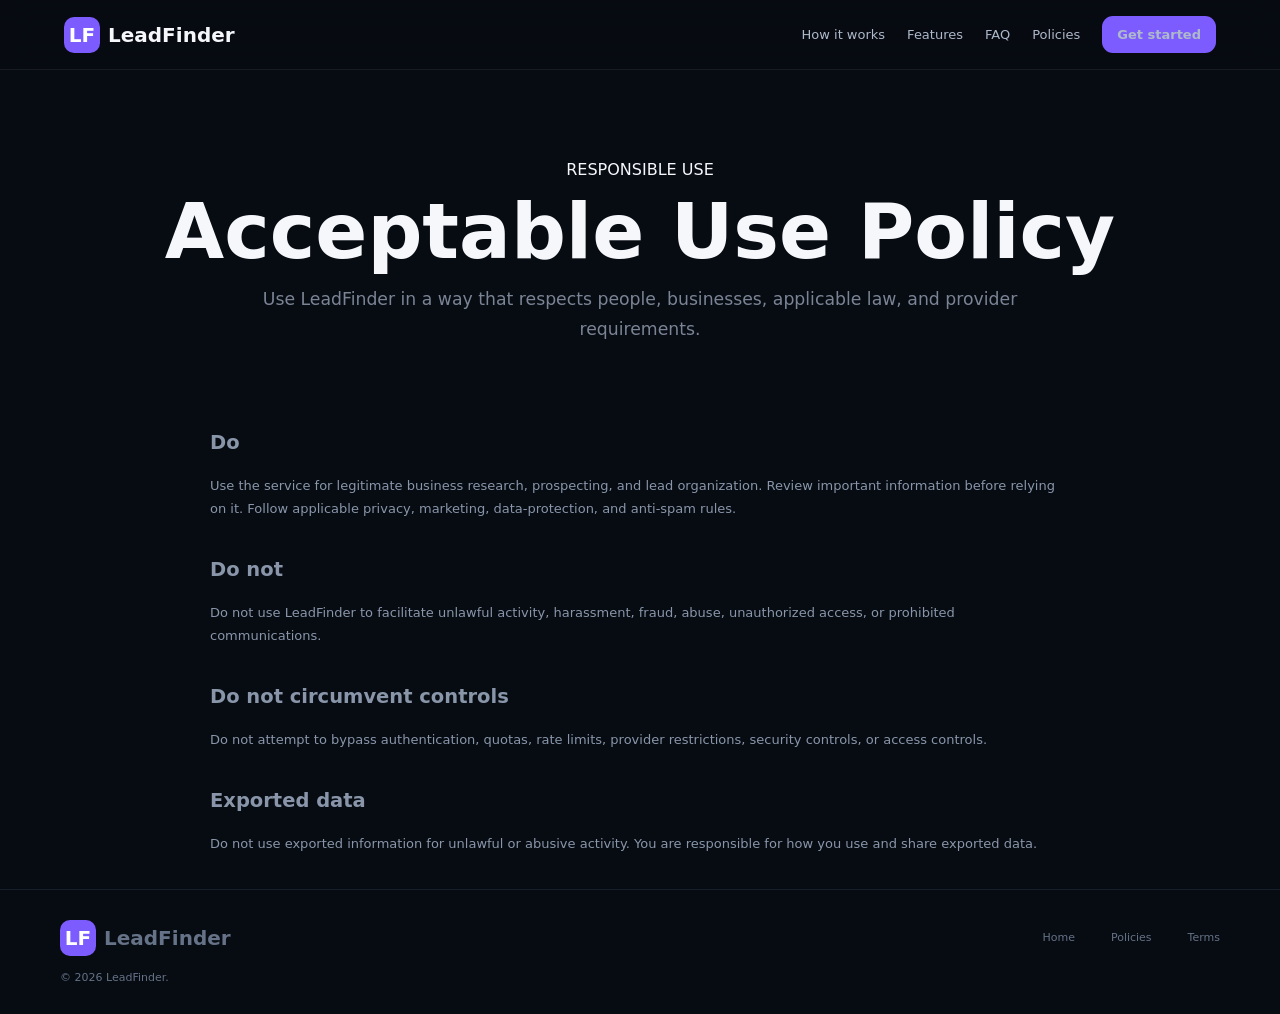
<file: acceptable-use.html>
<!doctype html><html lang="en"><head><meta charset="utf-8"><meta name="viewport" content="width=device-width,initial-scale=1"><title>Acceptable Use | LeadFinder</title><meta name="description" content="LeadFinder Acceptable Use Policy."><link rel="stylesheet" href="./styles.css"></head><body><div class="landing"><nav class="landing-nav"><a href="./" class="brand"><span class="brand-mark">LF</span><span>LeadFinder</span></a><div class="nav-links"><a href="./how-it-works.html">How it works</a><a href="./features.html">Features</a><a href="./faq.html">FAQ</a><a href="./policies.html">Policies</a><a href="./index.html#signup" class="primary">Get started</a></div></nav><main class="policy-page"><header class="page-hero"><span class="eyebrow">RESPONSIBLE USE</span><h1>Acceptable Use Policy</h1><p>Use LeadFinder in a way that respects people, businesses, applicable law, and provider requirements.</p></header><section class="landing-section policy-copy"><h2>Do</h2><p>Use the service for legitimate business research, prospecting, and lead organization. Review important information before relying on it. Follow applicable privacy, marketing, data-protection, and anti-spam rules.</p><h2>Do not</h2><p>Do not use LeadFinder to facilitate unlawful activity, harassment, fraud, abuse, unauthorized access, or prohibited communications.</p><h2>Do not circumvent controls</h2><p>Do not attempt to bypass authentication, quotas, rate limits, provider restrictions, security controls, or access controls.</p><h2>Exported data</h2><p>Do not use exported information for unlawful or abusive activity. You are responsible for how you use and share exported data.</p></section></main><footer class="landing-footer"><div class="brand"><span class="brand-mark">LF</span><span>LeadFinder</span></div><div><a href="./">Home</a><a href="./policies.html">Policies</a><a href="./terms.html">Terms</a></div><p>© 2026 LeadFinder.</p></footer></div></body></html>
</file>
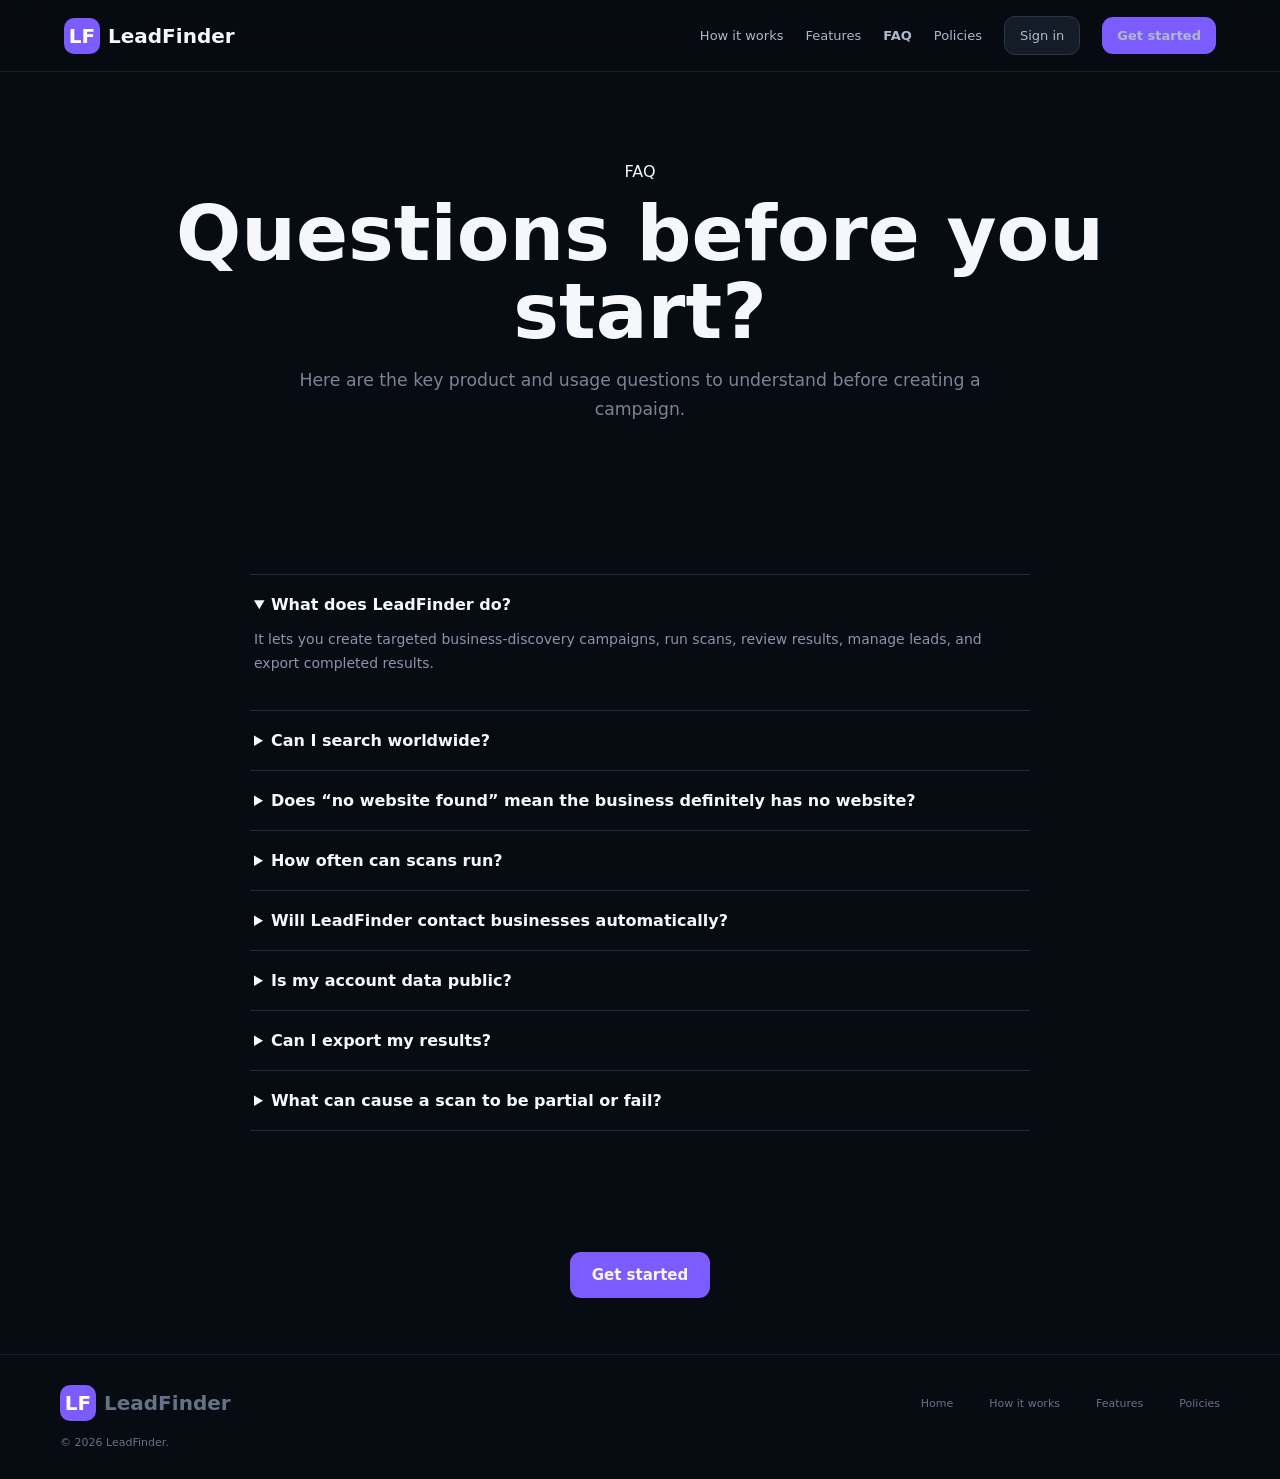
<file: faq.html>
<!doctype html><html lang="en"><head><meta charset="utf-8"><meta name="viewport" content="width=device-width,initial-scale=1"><title>FAQ | LeadFinder</title><meta name="description" content="Frequently asked questions about LeadFinder."><link rel="stylesheet" href="./styles.css"></head><body><div class="landing">
<nav class="landing-nav"><a href="./" class="brand"><span class="brand-mark">LF</span><span>LeadFinder</span></a><div class="nav-links"><a href="./how-it-works.html">How it works</a><a href="./features.html">Features</a><a href="./faq.html" aria-current="page">FAQ</a><a href="./policies.html">Policies</a><a href="./index.html#login" class="ghost">Sign in</a><a href="./index.html#signup" class="primary">Get started</a></div></nav>
<header class="page-hero"><span class="eyebrow">FAQ</span><h1>Questions before you start?</h1><p>Here are the key product and usage questions to understand before creating a campaign.</p></header>
<section class="landing-section faq-section"><div class="faq-list">
<details open><summary>What does LeadFinder do?</summary><p>It lets you create targeted business-discovery campaigns, run scans, review results, manage leads, and export completed results.</p></details>
<details><summary>Can I search worldwide?</summary><p>Yes. Campaigns can be configured as worldwide or narrowed to selected countries, regions/states, and cities. Actual coverage depends on discovery providers, available data, quotas, and service availability.</p></details>
<details><summary>Does “no website found” mean the business definitely has no website?</summary><p>No. It is a discovery/verification result, not a guarantee. Results can be incomplete or outdated, so important prospects should be checked before outreach.</p></details>
<details><summary>How often can scans run?</summary><p>You can configure a campaign schedule. Actual execution can be affected by provider quotas, API availability, rate limits, errors, and account configuration.</p></details>
<details><summary>Will LeadFinder contact businesses automatically?</summary><p>The current product is focused on discovery, organization, exports, and notifications about scans. You remain responsible for deciding if, when, and how to contact a business.</p></details>
<details><summary>Is my account data public?</summary><p>Your account and campaign data are protected by authentication and database access controls. Avoid putting unnecessary sensitive information into campaign fields or exported files.</p></details>
<details><summary>Can I export my results?</summary><p>Yes. Completed scans can generate CSV exports that are available from the dashboard when the export process succeeds.</p></details>
<details><summary>What can cause a scan to be partial or fail?</summary><p>Provider quotas, rate limits, API outages, network errors, invalid configuration, or other service conditions can interrupt a scan.</p></details>
</div></section>
<div class="center-action"><a class="primary large" href="./index.html#signup">Get started</a></div>
<footer class="landing-footer"><div class="brand"><span class="brand-mark">LF</span><span>LeadFinder</span></div><div><a href="./">Home</a><a href="./how-it-works.html">How it works</a><a href="./features.html">Features</a><a href="./policies.html">Policies</a></div><p>© 2026 LeadFinder.</p></footer></div></body></html>
</file>
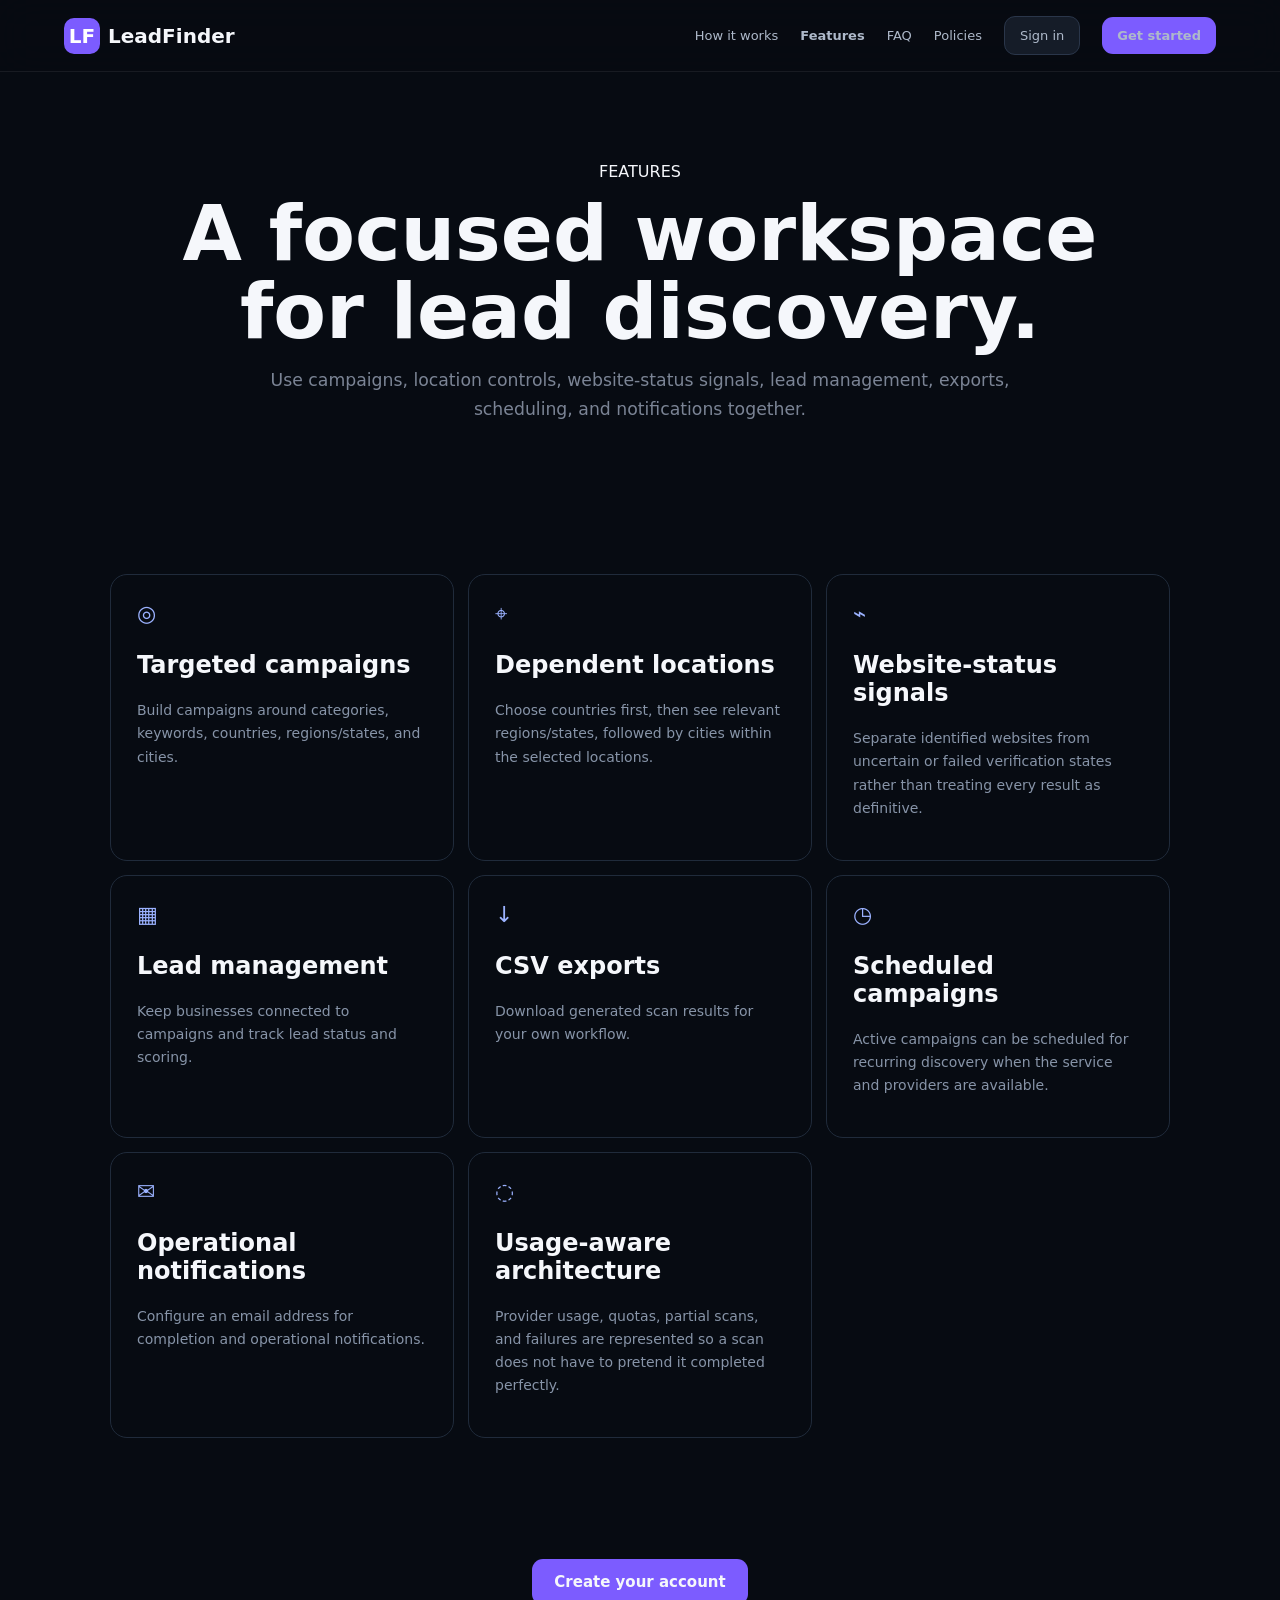
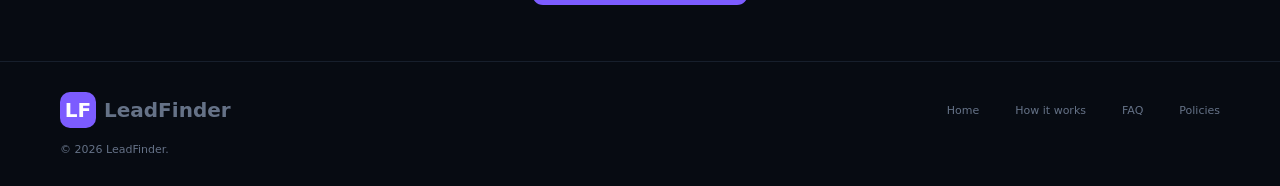
<file: features.html>
<!doctype html><html lang="en"><head><meta charset="utf-8"><meta name="viewport" content="width=device-width,initial-scale=1"><title>Features | LeadFinder</title><meta name="description" content="Explore LeadFinder features for business lead discovery."><link rel="stylesheet" href="./styles.css"></head><body><div class="landing">
<nav class="landing-nav"><a href="./" class="brand"><span class="brand-mark">LF</span><span>LeadFinder</span></a><div class="nav-links"><a href="./how-it-works.html">How it works</a><a href="./features.html" aria-current="page">Features</a><a href="./faq.html">FAQ</a><a href="./policies.html">Policies</a><a href="./index.html#login" class="ghost">Sign in</a><a href="./index.html#signup" class="primary">Get started</a></div></nav>
<header class="page-hero"><span class="eyebrow">FEATURES</span><h1>A focused workspace for lead discovery.</h1><p>Use campaigns, location controls, website-status signals, lead management, exports, scheduling, and notifications together.</p></header>
<section class="landing-section"><div class="feature-grid"><article><div class="feature-icon">◎</div><h2>Targeted campaigns</h2><p>Build campaigns around categories, keywords, countries, regions/states, and cities.</p></article><article><div class="feature-icon">⌖</div><h2>Dependent locations</h2><p>Choose countries first, then see relevant regions/states, followed by cities within the selected locations.</p></article><article><div class="feature-icon">⌁</div><h2>Website-status signals</h2><p>Separate identified websites from uncertain or failed verification states rather than treating every result as definitive.</p></article><article><div class="feature-icon">▦</div><h2>Lead management</h2><p>Keep businesses connected to campaigns and track lead status and scoring.</p></article><article><div class="feature-icon">↓</div><h2>CSV exports</h2><p>Download generated scan results for your own workflow.</p></article><article><div class="feature-icon">◷</div><h2>Scheduled campaigns</h2><p>Active campaigns can be scheduled for recurring discovery when the service and providers are available.</p></article><article><div class="feature-icon">✉</div><h2>Operational notifications</h2><p>Configure an email address for completion and operational notifications.</p></article><article><div class="feature-icon">◌</div><h2>Usage-aware architecture</h2><p>Provider usage, quotas, partial scans, and failures are represented so a scan does not have to pretend it completed perfectly.</p></article></div></section>
<div class="center-action"><a class="primary large" href="./index.html#signup">Create your account</a></div>
<footer class="landing-footer"><div class="brand"><span class="brand-mark">LF</span><span>LeadFinder</span></div><div><a href="./">Home</a><a href="./how-it-works.html">How it works</a><a href="./faq.html">FAQ</a><a href="./policies.html">Policies</a></div><p>© 2026 LeadFinder.</p></footer></div></body></html>
</file>
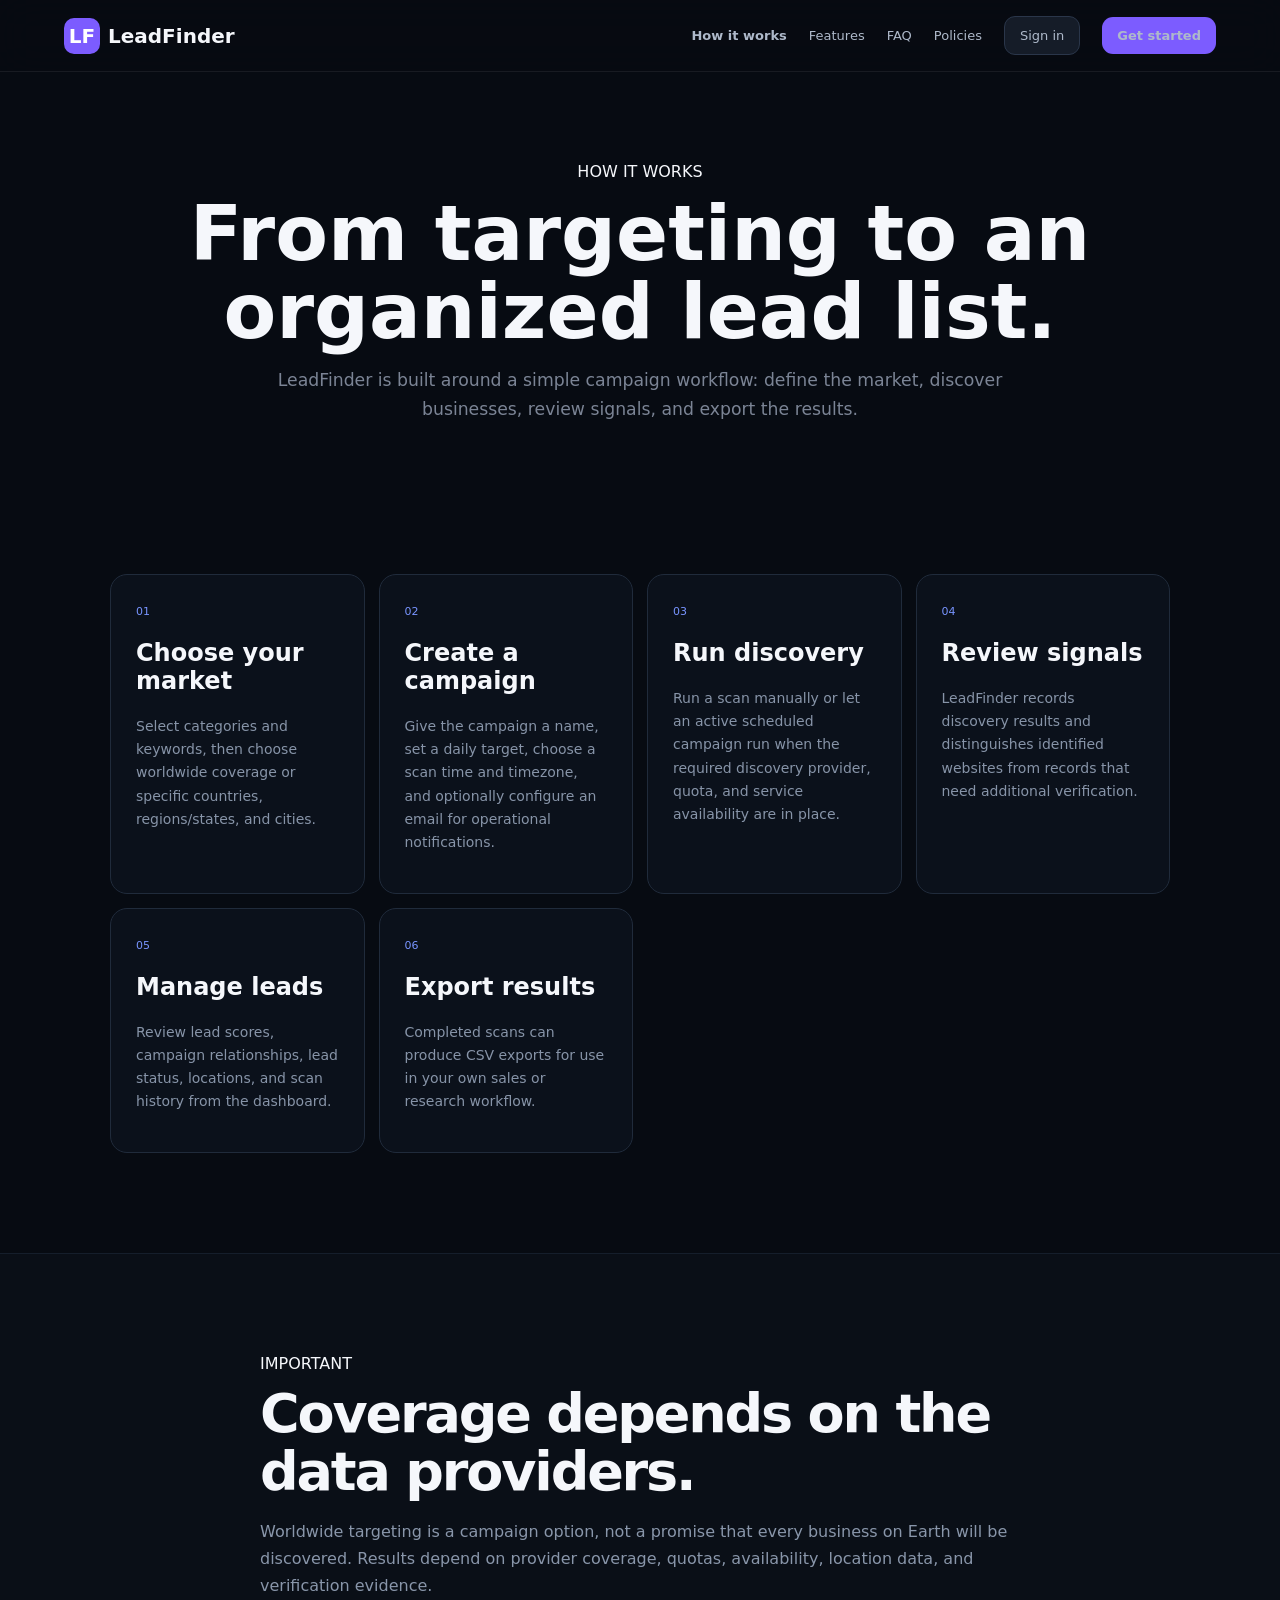
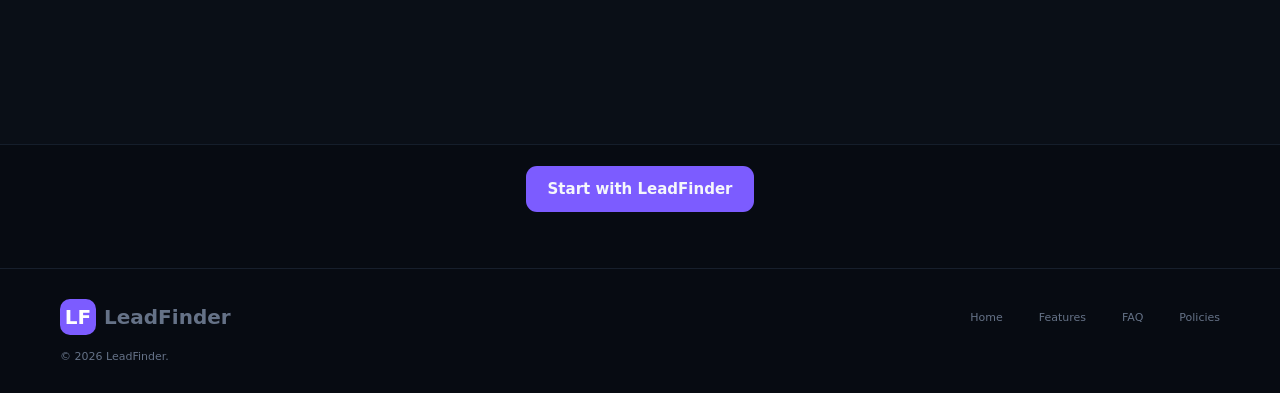
<file: how-it-works.html>
<!doctype html><html lang="en"><head><meta charset="utf-8"><meta name="viewport" content="width=device-width,initial-scale=1"><title>How It Works | LeadFinder</title><meta name="description" content="Learn how LeadFinder campaigns work."><link rel="stylesheet" href="./styles.css"></head><body><div class="landing">
<nav class="landing-nav"><a href="./" class="brand"><span class="brand-mark">LF</span><span>LeadFinder</span></a><div class="nav-links"><a href="./how-it-works.html" aria-current="page">How it works</a><a href="./features.html">Features</a><a href="./faq.html">FAQ</a><a href="./policies.html">Policies</a><a href="./index.html#login" class="ghost">Sign in</a><a href="./index.html#signup" class="primary">Get started</a></div></nav>
<header class="page-hero"><span class="eyebrow">HOW IT WORKS</span><h1>From targeting to an organized lead list.</h1><p>LeadFinder is built around a simple campaign workflow: define the market, discover businesses, review signals, and export the results.</p></header>
<section class="landing-section"><div class="steps-grid"><article class="feature-card"><span class="step-number">01</span><h2>Choose your market</h2><p>Select categories and keywords, then choose worldwide coverage or specific countries, regions/states, and cities.</p></article><article class="feature-card"><span class="step-number">02</span><h2>Create a campaign</h2><p>Give the campaign a name, set a daily target, choose a scan time and timezone, and optionally configure an email for operational notifications.</p></article><article class="feature-card"><span class="step-number">03</span><h2>Run discovery</h2><p>Run a scan manually or let an active scheduled campaign run when the required discovery provider, quota, and service availability are in place.</p></article><article class="feature-card"><span class="step-number">04</span><h2>Review signals</h2><p>LeadFinder records discovery results and distinguishes identified websites from records that need additional verification.</p></article><article class="feature-card"><span class="step-number">05</span><h2>Manage leads</h2><p>Review lead scores, campaign relationships, lead status, locations, and scan history from the dashboard.</p></article><article class="feature-card"><span class="step-number">06</span><h2>Export results</h2><p>Completed scans can produce CSV exports for use in your own sales or research workflow.</p></article></div></section>
<section class="landing-section dark-section"><div class="section-heading"><span class="eyebrow">IMPORTANT</span><h2>Coverage depends on the data providers.</h2><p>Worldwide targeting is a campaign option, not a promise that every business on Earth will be discovered. Results depend on provider coverage, quotas, availability, location data, and verification evidence.</p></div></section>
<div class="center-action"><a class="primary large" href="./index.html#signup">Start with LeadFinder</a></div>
<footer class="landing-footer"><div class="brand"><span class="brand-mark">LF</span><span>LeadFinder</span></div><div><a href="./">Home</a><a href="./features.html">Features</a><a href="./faq.html">FAQ</a><a href="./policies.html">Policies</a></div><p>© 2026 LeadFinder.</p></footer></div></body></html>
</file>
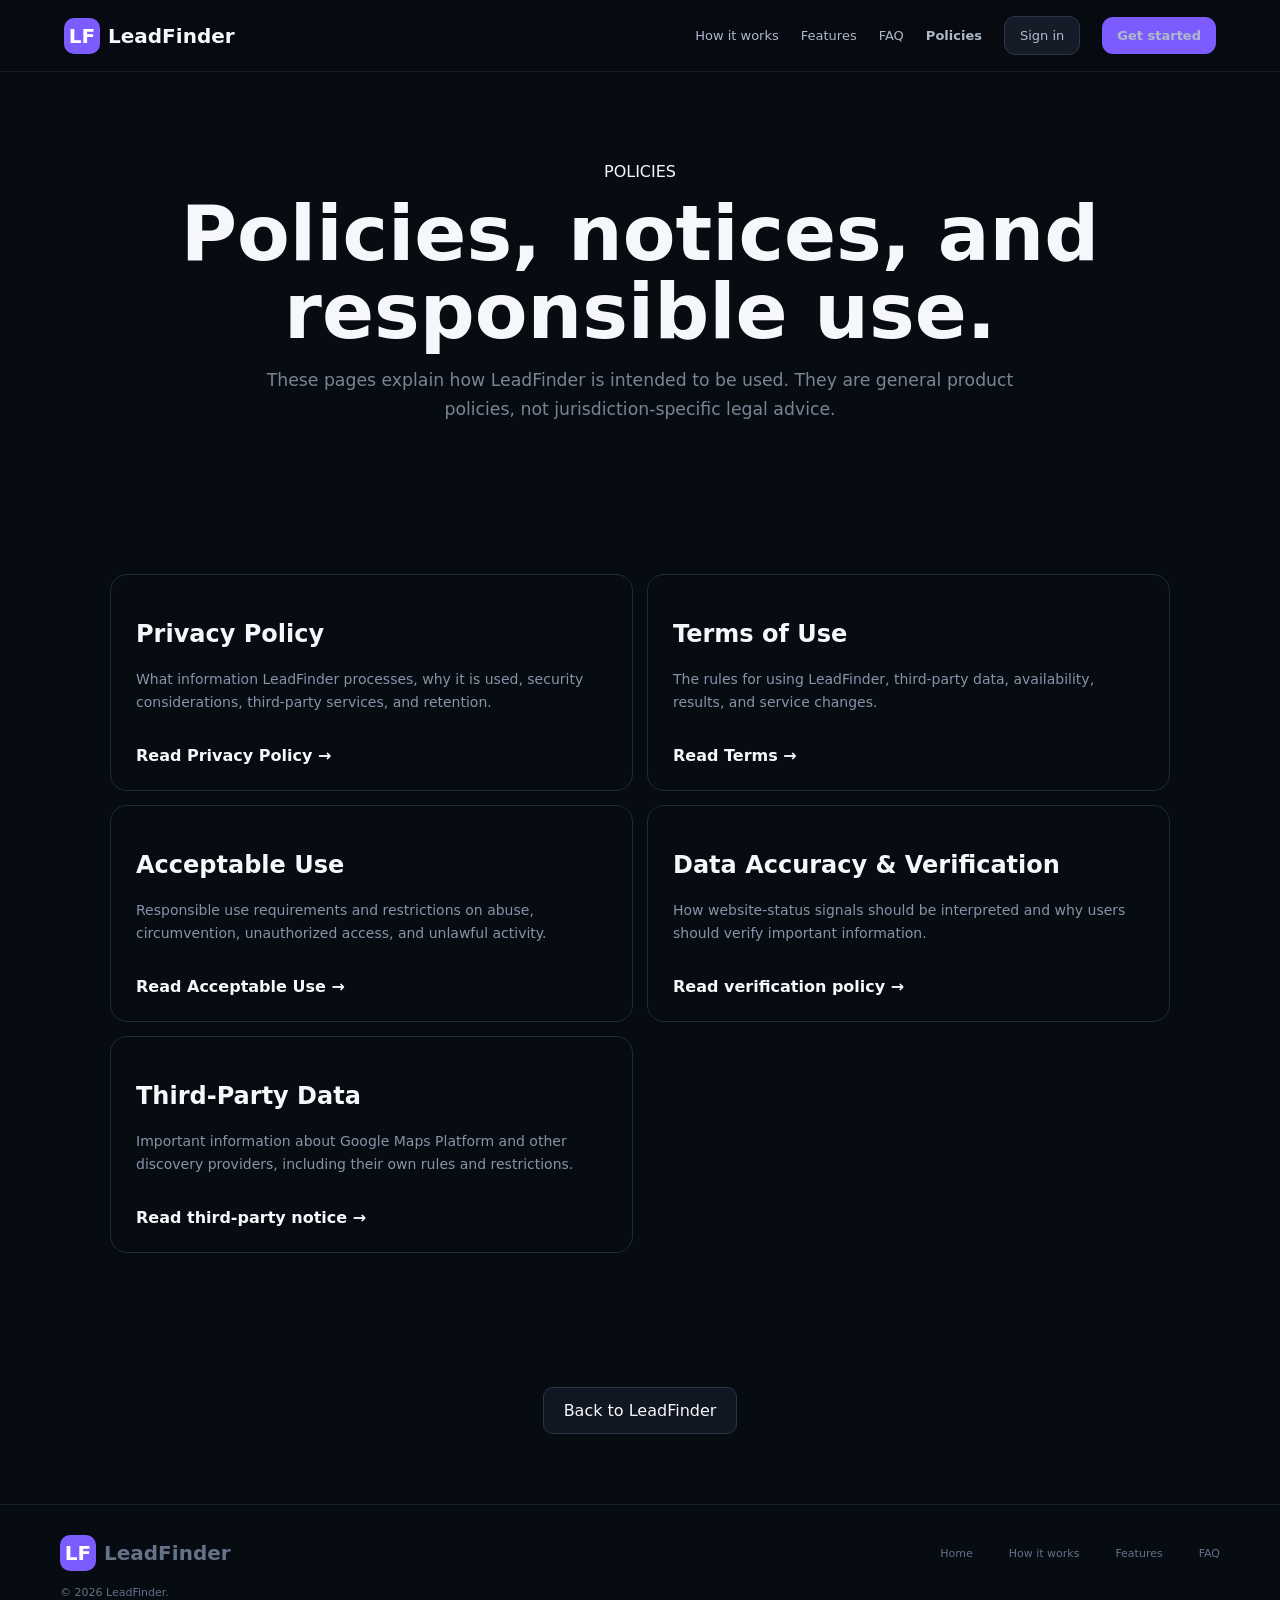
<file: policies.html>
<!doctype html><html lang="en"><head><meta charset="utf-8"><meta name="viewport" content="width=device-width,initial-scale=1"><title>Policies | LeadFinder</title><meta name="description" content="LeadFinder policies and third-party data notices."><link rel="stylesheet" href="./styles.css"></head><body><div class="landing">
<nav class="landing-nav"><a href="./" class="brand"><span class="brand-mark">LF</span><span>LeadFinder</span></a><div class="nav-links"><a href="./how-it-works.html">How it works</a><a href="./features.html">Features</a><a href="./faq.html">FAQ</a><a href="./policies.html" aria-current="page">Policies</a><a href="./index.html#login" class="ghost">Sign in</a><a href="./index.html#signup" class="primary">Get started</a></div></nav>
<header class="page-hero"><span class="eyebrow">POLICIES</span><h1>Policies, notices, and responsible use.</h1><p>These pages explain how LeadFinder is intended to be used. They are general product policies, not jurisdiction-specific legal advice.</p></header>
<section class="landing-section"><div class="policy-grid">
<article><h2>Privacy Policy</h2><p>What information LeadFinder processes, why it is used, security considerations, third-party services, and retention.</p><a class="text-link" href="./privacy.html">Read Privacy Policy →</a></article>
<article><h2>Terms of Use</h2><p>The rules for using LeadFinder, third-party data, availability, results, and service changes.</p><a class="text-link" href="./terms.html">Read Terms →</a></article>
<article><h2>Acceptable Use</h2><p>Responsible use requirements and restrictions on abuse, circumvention, unauthorized access, and unlawful activity.</p><a class="text-link" href="./acceptable-use.html">Read Acceptable Use →</a></article>
<article><h2>Data Accuracy & Verification</h2><p>How website-status signals should be interpreted and why users should verify important information.</p><a class="text-link" href="./verification.html">Read verification policy →</a></article>
<article><h2>Third-Party Data</h2><p>Important information about Google Maps Platform and other discovery providers, including their own rules and restrictions.</p><a class="text-link" href="./third-party-data.html">Read third-party notice →</a></article>
</div></section>
<div class="center-action"><a class="secondary-button" href="./">Back to LeadFinder</a></div>
<footer class="landing-footer"><div class="brand"><span class="brand-mark">LF</span><span>LeadFinder</span></div><div><a href="./">Home</a><a href="./how-it-works.html">How it works</a><a href="./features.html">Features</a><a href="./faq.html">FAQ</a></div><p>© 2026 LeadFinder.</p></footer></div></body></html>
</file>
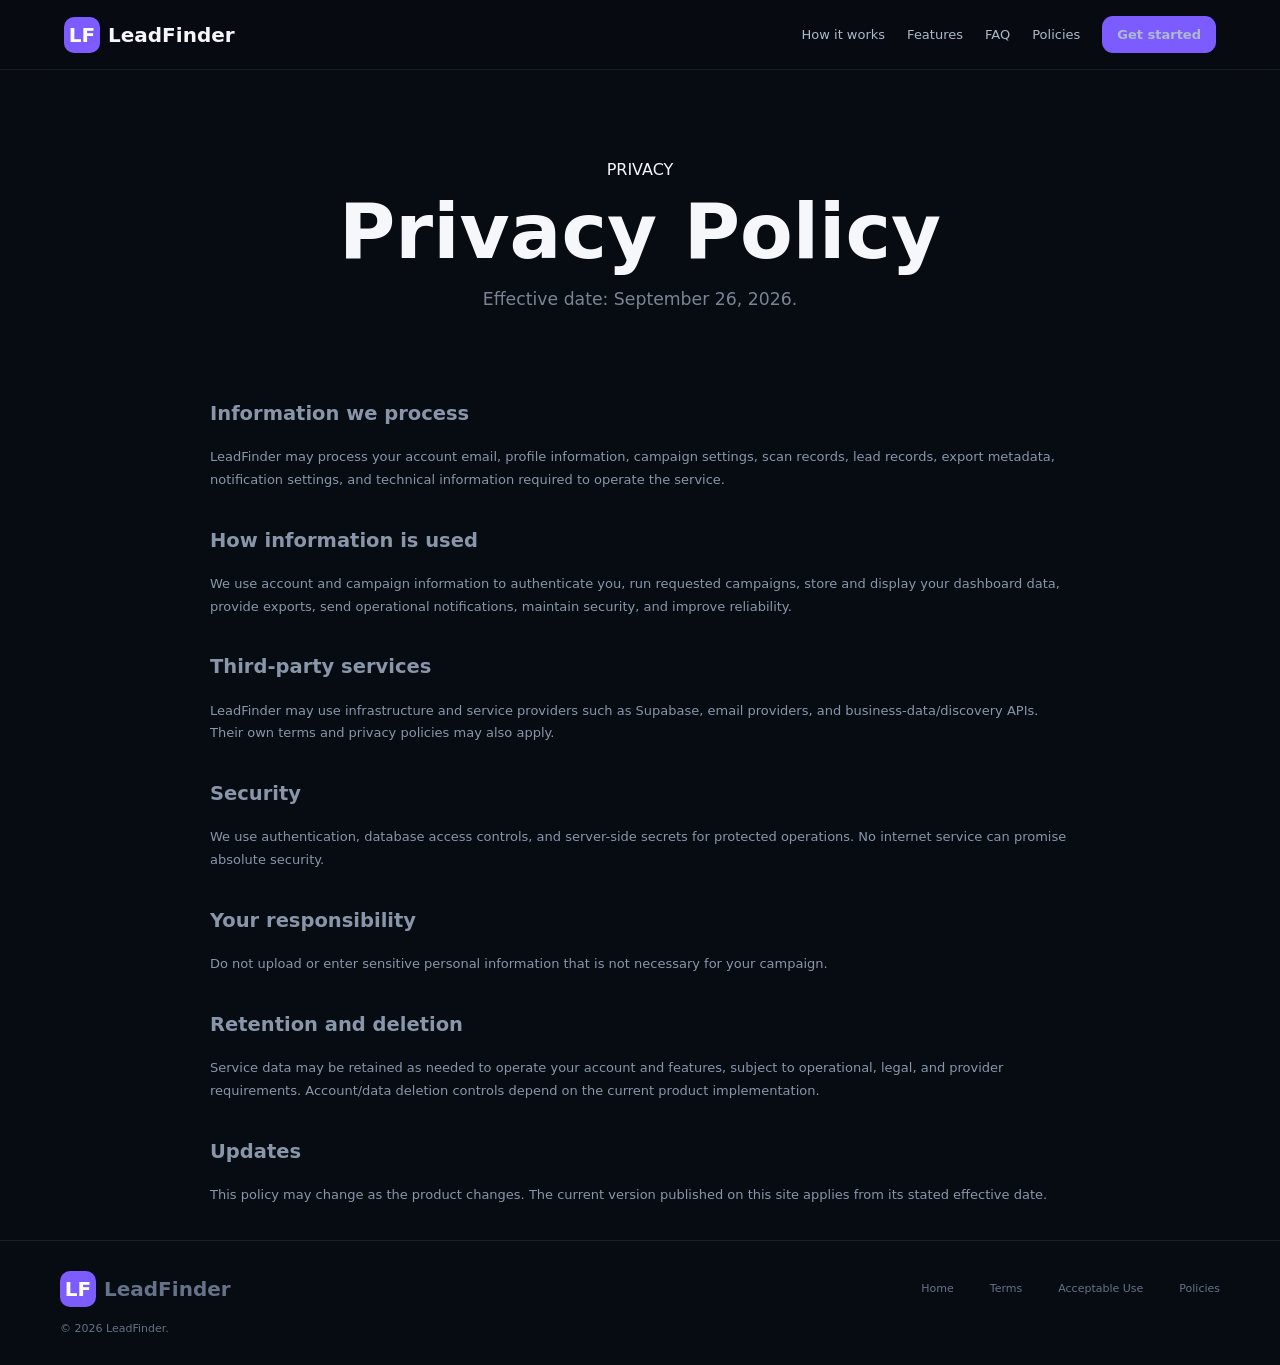
<file: privacy.html>
<!doctype html><html lang="en"><head><meta charset="utf-8"><meta name="viewport" content="width=device-width,initial-scale=1"><title>Privacy Policy | LeadFinder</title><meta name="description" content="LeadFinder Privacy Policy."><link rel="stylesheet" href="./styles.css"></head><body><div class="landing"><nav class="landing-nav"><a href="./" class="brand"><span class="brand-mark">LF</span><span>LeadFinder</span></a><div class="nav-links"><a href="./how-it-works.html">How it works</a><a href="./features.html">Features</a><a href="./faq.html">FAQ</a><a href="./policies.html">Policies</a><a href="./index.html#signup" class="primary">Get started</a></div></nav><main class="policy-page"><header class="page-hero"><span class="eyebrow">PRIVACY</span><h1>Privacy Policy</h1><p>Effective date: September 26, 2026.</p></header><section class="landing-section policy-copy"><h2>Information we process</h2><p>LeadFinder may process your account email, profile information, campaign settings, scan records, lead records, export metadata, notification settings, and technical information required to operate the service.</p><h2>How information is used</h2><p>We use account and campaign information to authenticate you, run requested campaigns, store and display your dashboard data, provide exports, send operational notifications, maintain security, and improve reliability.</p><h2>Third-party services</h2><p>LeadFinder may use infrastructure and service providers such as Supabase, email providers, and business-data/discovery APIs. Their own terms and privacy policies may also apply.</p><h2>Security</h2><p>We use authentication, database access controls, and server-side secrets for protected operations. No internet service can promise absolute security.</p><h2>Your responsibility</h2><p>Do not upload or enter sensitive personal information that is not necessary for your campaign.</p><h2>Retention and deletion</h2><p>Service data may be retained as needed to operate your account and features, subject to operational, legal, and provider requirements. Account/data deletion controls depend on the current product implementation.</p><h2>Updates</h2><p>This policy may change as the product changes. The current version published on this site applies from its stated effective date.</p></section></main><footer class="landing-footer"><div class="brand"><span class="brand-mark">LF</span><span>LeadFinder</span></div><div><a href="./">Home</a><a href="./terms.html">Terms</a><a href="./acceptable-use.html">Acceptable Use</a><a href="./policies.html">Policies</a></div><p>© 2026 LeadFinder.</p></footer></div></body></html>
</file>
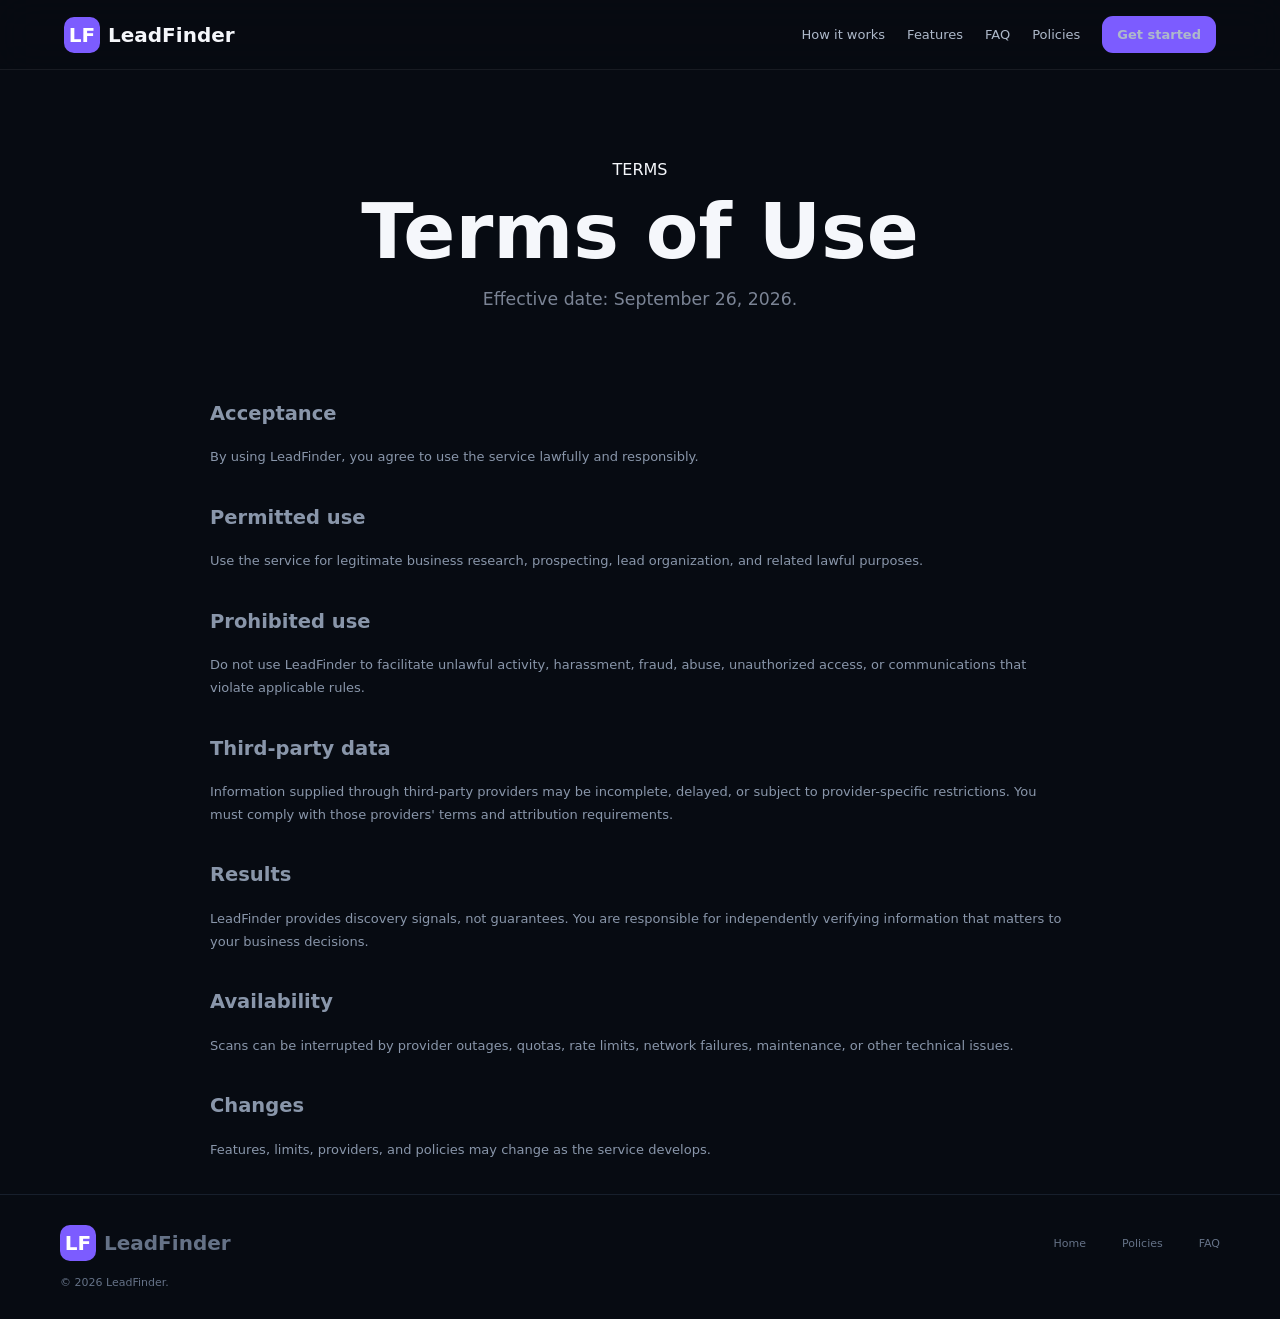
<file: terms.html>
<!doctype html><html lang="en"><head><meta charset="utf-8"><meta name="viewport" content="width=device-width,initial-scale=1"><title>Terms of Use | LeadFinder</title><meta name="description" content="LeadFinder Terms of Use."><link rel="stylesheet" href="./styles.css"></head><body><div class="landing"><nav class="landing-nav"><a href="./" class="brand"><span class="brand-mark">LF</span><span>LeadFinder</span></a><div class="nav-links"><a href="./how-it-works.html">How it works</a><a href="./features.html">Features</a><a href="./faq.html">FAQ</a><a href="./policies.html">Policies</a><a href="./index.html#signup" class="primary">Get started</a></div></nav><main class="policy-page"><header class="page-hero"><span class="eyebrow">TERMS</span><h1>Terms of Use</h1><p>Effective date: September 26, 2026.</p></header><section class="landing-section policy-copy"><h2>Acceptance</h2><p>By using LeadFinder, you agree to use the service lawfully and responsibly.</p><h2>Permitted use</h2><p>Use the service for legitimate business research, prospecting, lead organization, and related lawful purposes.</p><h2>Prohibited use</h2><p>Do not use LeadFinder to facilitate unlawful activity, harassment, fraud, abuse, unauthorized access, or communications that violate applicable rules.</p><h2>Third-party data</h2><p>Information supplied through third-party providers may be incomplete, delayed, or subject to provider-specific restrictions. You must comply with those providers' terms and attribution requirements.</p><h2>Results</h2><p>LeadFinder provides discovery signals, not guarantees. You are responsible for independently verifying information that matters to your business decisions.</p><h2>Availability</h2><p>Scans can be interrupted by provider outages, quotas, rate limits, network failures, maintenance, or other technical issues.</p><h2>Changes</h2><p>Features, limits, providers, and policies may change as the service develops.</p></section></main><footer class="landing-footer"><div class="brand"><span class="brand-mark">LF</span><span>LeadFinder</span></div><div><a href="./">Home</a><a href="./policies.html">Policies</a><a href="./faq.html">FAQ</a></div><p>© 2026 LeadFinder.</p></footer></div></body></html>
</file>
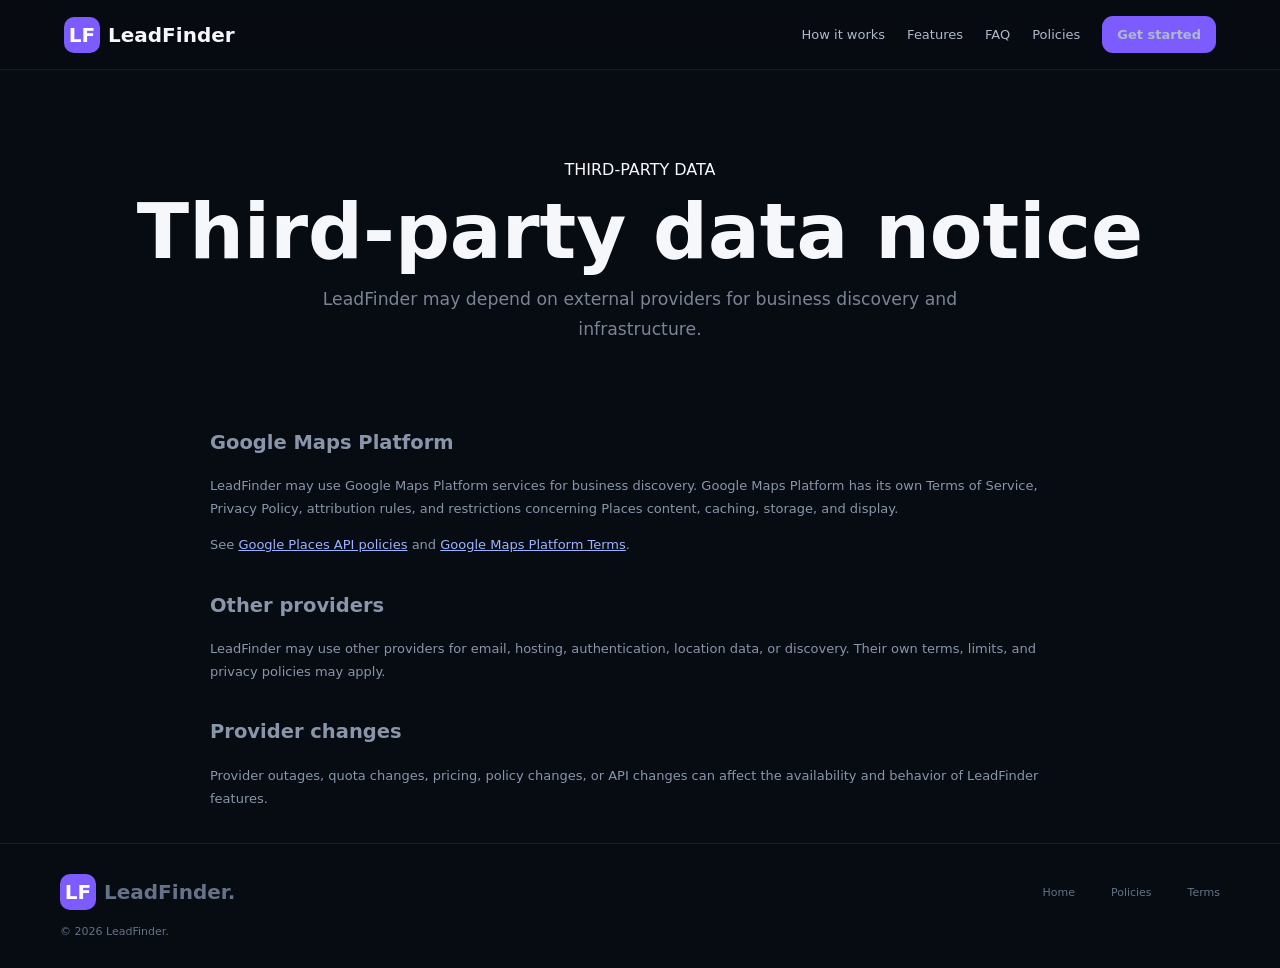
<file: third-party-data.html>
<!doctype html><html lang="en"><head><meta charset="utf-8"><meta name="viewport" content="width=device-width,initial-scale=1"><title>Third-Party Data Notice | LeadFinder</title><meta name="description" content="LeadFinder third-party data and Google Maps Platform notice."><link rel="stylesheet" href="./styles.css"></head><body><div class="landing"><nav class="landing-nav"><a href="./" class="brand"><span class="brand-mark">LF</span><span>LeadFinder</span></a><div class="nav-links"><a href="./how-it-works.html">How it works</a><a href="./features.html">Features</a><a href="./faq.html">FAQ</a><a href="./policies.html">Policies</a><a href="./index.html#signup" class="primary">Get started</a></div></nav><main class="policy-page"><header class="page-hero"><span class="eyebrow">THIRD-PARTY DATA</span><h1>Third-party data notice</h1><p>LeadFinder may depend on external providers for business discovery and infrastructure.</p></header><section class="landing-section policy-copy"><h2>Google Maps Platform</h2><p>LeadFinder may use Google Maps Platform services for business discovery. Google Maps Platform has its own Terms of Service, Privacy Policy, attribution rules, and restrictions concerning Places content, caching, storage, and display.</p><p>See <a href="https://developers.google.com/maps/documentation/places/web-service/policies" target="_blank" rel="noopener">Google Places API policies</a> and <a href="https://cloud.google.com/maps-platform/terms" target="_blank" rel="noopener">Google Maps Platform Terms</a>.</p><h2>Other providers</h2><p>LeadFinder may use other providers for email, hosting, authentication, location data, or discovery. Their own terms, limits, and privacy policies may apply.</p><h2>Provider changes</h2><p>Provider outages, quota changes, pricing, policy changes, or API changes can affect the availability and behavior of LeadFinder features.</p></section></main><footer class="landing-footer"><div class="brand"><span class="brand-mark">LF</span><span>LeadFinder.</span></div><div><a href="./">Home</a><a href="./policies.html">Policies</a><a href="./terms.html">Terms</a></div><p>© 2026 LeadFinder.</p></footer></div></body></html>
</file>
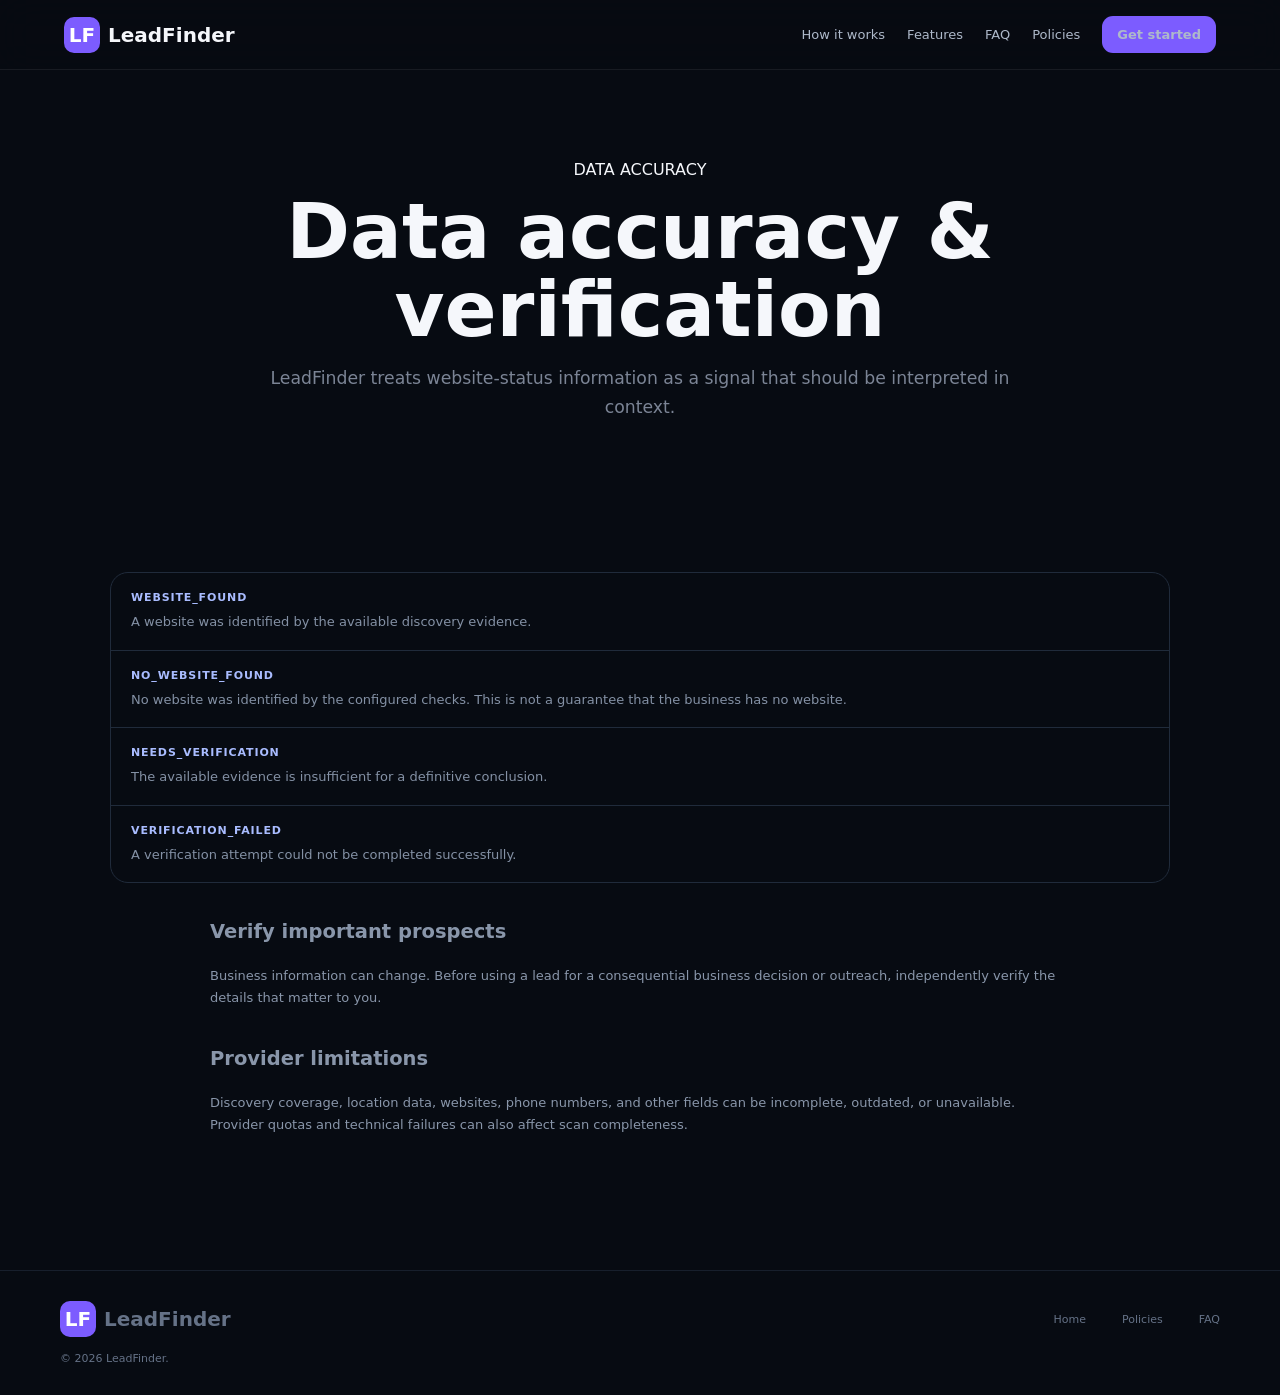
<file: verification.html>
<!doctype html><html lang="en"><head><meta charset="utf-8"><meta name="viewport" content="width=device-width,initial-scale=1"><title>Data Accuracy & Verification | LeadFinder</title><meta name="description" content="How LeadFinder website-status signals should be interpreted."><link rel="stylesheet" href="./styles.css"></head><body><div class="landing"><nav class="landing-nav"><a href="./" class="brand"><span class="brand-mark">LF</span><span>LeadFinder</span></a><div class="nav-links"><a href="./how-it-works.html">How it works</a><a href="./features.html">Features</a><a href="./faq.html">FAQ</a><a href="./policies.html">Policies</a><a href="./index.html#signup" class="primary">Get started</a></div></nav><main class="policy-page"><header class="page-hero"><span class="eyebrow">DATA ACCURACY</span><h1>Data accuracy & verification</h1><p>LeadFinder treats website-status information as a signal that should be interpreted in context.</p></header><section class="landing-section"><div class="status-list"><div><b>WEBSITE_FOUND</b><span>A website was identified by the available discovery evidence.</span></div><div><b>NO_WEBSITE_FOUND</b><span>No website was identified by the configured checks. This is not a guarantee that the business has no website.</span></div><div><b>NEEDS_VERIFICATION</b><span>The available evidence is insufficient for a definitive conclusion.</span></div><div><b>VERIFICATION_FAILED</b><span>A verification attempt could not be completed successfully.</span></div></div><div class="policy-copy"><h2>Verify important prospects</h2><p>Business information can change. Before using a lead for a consequential business decision or outreach, independently verify the details that matter to you.</p><h2>Provider limitations</h2><p>Discovery coverage, location data, websites, phone numbers, and other fields can be incomplete, outdated, or unavailable. Provider quotas and technical failures can also affect scan completeness.</p></div></section></main><footer class="landing-footer"><div class="brand"><span class="brand-mark">LF</span><span>LeadFinder</span></div><div><a href="./">Home</a><a href="./policies.html">Policies</a><a href="./faq.html">FAQ</a></div><p>© 2026 LeadFinder.</p></footer></div></body></html>
</file>
<file: styles.css>
body{margin:0;font-family:system-ui,sans-serif;background:#080b12;color:#eef2ff}*{box-sizing:border-box}.hidden{display:none!important}.auth-shell{min-height:100vh;display:grid;place-items:center;padding:24px}.auth-card{width:min(430px,100%);padding:32px;border:1px solid #253047;border-radius:22px;background:#0e131d}.brand{font-weight:800;font-size:20px}.brand-mark{display:inline-grid;place-items:center;width:36px;height:36px;border-radius:10px;background:#7c5cff;color:#fff;margin-right:8px}.auth-card h1{font-size:30px}.auth-card p,.panel p,.hero p,.muted{color:#9ca8bd}label{display:block;margin:14px 0;font-size:13px}input{width:100%;margin-top:7px;padding:12px;border-radius:11px;border:1px solid #2b374d;background:#0a0f18;color:#fff}.primary,.ghost,.link-button,.icon-button{border:0;border-radius:11px;padding:11px 15px}.primary{background:#7c5cff;color:#fff;font-weight:700}.ghost{background:#151c28;color:#dbe4f5;border:1px solid #2a364a}.link-button{background:none;color:#a995ff}.auth-card .primary{width:100%;margin-top:10px}.message{min-height:22px;color:#ffb4b4;font-size:13px}.topbar{height:68px;border-bottom:1px solid #20293a;background:#090d15;display:flex;align-items:center;justify-content:space-between;padding:0 28px;position:sticky;top:0}.top-actions{display:flex;gap:14px;align-items:center}.container{width:min(1180px,calc(100% - 32px));margin:auto;padding:42px 0 70px}.hero{display:flex;align-items:end;justify-content:space-between;gap:24px;margin-bottom:28px}.hero h1{font-size:42px}.metrics{display:grid;grid-template-columns:repeat(4,1fr);gap:14px}.metrics article,.panel{background:#0e141e;border:1px solid #232d3e;border-radius:18px;padding:20px}.metrics article strong{display:block;font-size:30px}.panel{margin:18px 0}.panel-head{display:flex;justify-content:space-between;gap:16px}.form-grid{display:grid;grid-template-columns:repeat(2,1fr);gap:0 16px}.form-actions{grid-column:1/-1;display:flex;justify-content:flex-end;gap:10px}.list.empty,.empty{text-align:center;color:#728096;padding:25px}.campaign-item{display:flex;justify-content:space-between;gap:15px;padding:15px 0;border-top:1px solid #202a3a}.campaign-actions{display:flex;gap:8px}.status,.badge{display:inline-block;padding:4px 8px;border-radius:8px;background:#172033;font-size:11px}.table-wrap{overflow:auto}table{width:100%;border-collapse:collapse;min-width:650px}th,td{text-align:left;padding:12px;border-bottom:1px solid #202a3a;font-size:13px}.toast{position:fixed;right:20px;bottom:20px;background:#161e2b;border:1px solid #344158;color:#fff;padding:12px 16px;border-radius:11px;opacity:0}.toast.show{opacity:1}@media(max-width:760px){.topbar{padding:0 16px}.container{width:calc(100% - 22px);padding-top:25px}.hero{align-items:stretch;flex-direction:column}.hero h1{font-size:32px}.metrics{grid-template-columns:repeat(2,1fr)}.form-grid{grid-template-columns:1fr}.form-actions{grid-column:auto}.campaign-item{align-items:flex-start;flex-direction:column}.panel{padding:15px}}
.field-label{display:block;font-size:13px;margin-bottom:7px}
.location-field{margin:14px 0}
.selector-button{width:100%;text-align:left;padding:12px;border-radius:11px;border:1px solid #2b374d;background:#0a0f18;color:#fff;cursor:pointer}
.selector-button:disabled{opacity:.45;cursor:not-allowed}
.selection-summary{display:block;margin-top:7px;color:#7f8ba0;font-size:12px;line-height:1.4}
.picker-overlay{position:fixed;inset:0;background:rgba(0,0,0,.72);z-index:50;display:grid;place-items:center;padding:16px}
.picker-card{width:min(620px,100%);max-height:min(720px,92vh);display:flex;flex-direction:column;background:#0e141e;border:1px solid #2a3548;border-radius:20px;box-shadow:0 24px 80px rgba(0,0,0,.45);overflow:hidden}
.picker-head{display:flex;justify-content:space-between;gap:16px;padding:20px;border-bottom:1px solid #202a3a}
.picker-head h2{margin:5px 0 4px}
.picker-head p{margin:0;color:#9ca8bd;font-size:13px}
.picker-search{margin:14px 20px;padding:12px;border-radius:11px;border:1px solid #2b374d;background:#0a0f18;color:#fff}
.picker-list{overflow:auto;padding:0 20px 12px;min-height:160px}
.picker-option{display:flex;align-items:center;gap:10px;padding:12px 8px;border-bottom:1px solid #202a3a;cursor:pointer}
.picker-option input{width:18px;height:18px;margin:0;accent-color:#7c5cff}
.picker-option span{font-size:14px}
.picker-empty{padding:30px 8px;text-align:center;color:#728096}
.picker-foot{display:flex;justify-content:space-between;align-items:center;padding:14px 20px;border-top:1px solid #202a3a;background:#0b1018}

.hidden{display:none!important}
html{scroll-behavior:smooth}
.landing{min-height:100vh;background:#070b12;color:#f5f7fb}
.landing a{color:inherit;text-decoration:none}
.landing-nav{position:sticky;top:0;z-index:20;display:flex;align-items:center;justify-content:space-between;gap:20px;padding:16px clamp(18px,5vw,72px);background:rgba(7,11,18,.86);backdrop-filter:blur(18px);border-bottom:1px solid rgba(255,255,255,.07)}
.nav-links{display:flex;align-items:center;gap:22px;font-size:13px;color:#aeb9ca}
.nav-links a:hover{color:#fff}
.landing-hero{max-width:1240px;margin:auto;min-height:650px;padding:90px clamp(22px,6vw,80px);display:grid;grid-template-columns:1.05fr .95fr;align-items:center;gap:60px}
.hero-copy h1{font-size:clamp(48px,7vw,82px);line-height:.98;letter-spacing:-.055em;margin:18px 0 25px}
.hero-accent{background:linear-gradient(90deg,#fff,#9bb8ff);-webkit-background-clip:text;background-clip:text;color:transparent}
.hero-lead{max-width:650px;color:#aab5c7;font-size:18px;line-height:1.75}
.hero-actions{display:flex;flex-wrap:wrap;gap:12px;margin:30px 0 14px}
.large{padding:14px 22px;font-size:15px}
.secondary-button{display:inline-flex;align-items:center;padding:13px 20px;border:1px solid #2a3547;border-radius:10px;background:#101722}
.hero-note{font-size:12px;color:#718096}
.hero-visual{display:flex;justify-content:center}
.finder-card{width:min(480px,100%);padding:20px;border:1px solid #29364a;border-radius:22px;background:linear-gradient(145deg,#101827,#0a0f18);box-shadow:0 30px 90px rgba(0,0,0,.35);transform:rotate(1.5deg)}
.finder-top,.finder-footer,.finder-row{display:flex;align-items:center;justify-content:space-between;gap:12px}
.finder-top{font-size:12px;color:#91a0b6;margin-bottom:18px}.live-dot{width:8px;height:8px;border-radius:50%;background:#5fe0a0;box-shadow:0 0 12px #5fe0a0;margin-right:-7px}.mini-status{font-size:10px;padding:5px 8px;border-radius:20px;background:#112b23;color:#7ee8ad}
.finder-search{padding:14px;border:1px solid #29364a;border-radius:10px;background:#080d15;color:#dce4f2;margin-bottom:10px}
.finder-row{padding:16px 4px;border-bottom:1px solid #1d2736;font-size:13px}.signal{color:#8da9ff;font-size:11px}.finder-footer{padding-top:17px;color:#738198;font-size:11px}
.trust-strip{display:flex;justify-content:center;flex-wrap:wrap;gap:10px;padding:20px;border-top:1px solid #171f2c;border-bottom:1px solid #171f2c;color:#718096;font-size:12px}
.trust-strip span{padding:7px 11px;border:1px solid #1c2635;border-radius:99px}
.landing-section{max-width:1180px;margin:auto;padding:100px clamp(22px,5vw,60px)}
.dark-section{max-width:none;background:#0a0f17;border-top:1px solid #151e2b;border-bottom:1px solid #151e2b}
.dark-section>*{max-width:1180px;margin-left:auto;margin-right:auto}
.section-heading{max-width:760px;margin-bottom:45px}.section-heading h2,.split-panel h2,.final-cta h2{font-size:clamp(32px,5vw,54px);line-height:1.08;letter-spacing:-.04em;margin:12px 0 15px}.section-heading p,.split-panel p{color:#8996aa;line-height:1.7}
.steps-grid{display:grid;grid-template-columns:repeat(4,1fr);gap:14px}.feature-card{padding:25px;border:1px solid #202b3b;border-radius:17px;background:#0b111b}.step-number{font-size:11px;color:#7894ff}.feature-card h3{margin:28px 0 10px}.feature-card p,.feature-grid p,.policy-grid p{color:#8794a8;line-height:1.65;font-size:14px}
.feature-grid{display:grid;grid-template-columns:repeat(3,1fr);gap:14px}.feature-grid article{padding:26px;border:1px solid #202b3b;border-radius:17px}.feature-icon{font-size:22px;margin-bottom:25px;color:#9bb2ff}
.split-panel{display:grid;grid-template-columns:1fr 1fr;gap:55px;align-items:start}
.status-list{border:1px solid #202b3b;border-radius:18px;overflow:hidden}.status-list div{padding:18px 20px;border-bottom:1px solid #202b3b}.status-list div:last-child{border-bottom:0}.status-list b{display:block;font-size:11px;letter-spacing:.08em;color:#a9bcff;margin-bottom:7px}.status-list span{font-size:13px;color:#8491a5;line-height:1.5}
.policy-grid{display:grid;grid-template-columns:repeat(2,1fr);gap:14px}.policy-grid article{padding:25px;border:1px solid #202b3b;border-radius:17px}.policy-grid h3{margin:0 0 10px}
.faq-section{max-width:900px}.faq-list{border-top:1px solid #202b3b}.faq-list details{border-bottom:1px solid #202b3b;padding:20px 4px}.faq-list summary{cursor:pointer;font-weight:600}.faq-list p{color:#8996aa;line-height:1.7;font-size:14px;max-width:760px}
.policy-section{max-width:1000px}.policy-docs details{border:1px solid #202b3b;border-radius:14px;margin-bottom:10px;background:#0b111b}.policy-docs summary{cursor:pointer;padding:18px 20px;font-weight:600}.policy-copy{padding:0 20px 20px;color:#8996aa;line-height:1.7;font-size:13px}.policy-copy a{color:#9db3ff;text-decoration:underline}
.final-cta{max-width:1180px;margin:0 auto 80px;padding:55px clamp(22px,5vw,60px);border:1px solid #2a3650;border-radius:24px;background:radial-gradient(circle at 80% 30%,#17233b,#0c121d 55%);display:flex;align-items:center;justify-content:space-between;gap:30px}.final-cta p{color:#8996aa;max-width:600px;line-height:1.6}
.landing-footer{border-top:1px solid #171f2c;padding:30px clamp(22px,5vw,60px);display:grid;grid-template-columns:1fr auto;gap:15px;align-items:center;color:#657287;font-size:11px}.landing-footer>p{grid-column:1/-1;margin:0}.landing-footer>div:nth-child(2){display:flex;gap:18px}.landing-footer>div:nth-child(2) a:hover{color:#fff}
.auth-shell{position:fixed;inset:0;z-index:60;display:grid;place-items:center;padding:18px;background:rgba(4,7,12,.82);backdrop-filter:blur(12px)}
.auth-card{position:relative;width:min(430px,100%);padding:30px;border:1px solid #29364a;border-radius:20px;background:#0d131e;box-shadow:0 30px 100px rgba(0,0,0,.5)}
.auth-close{position:absolute;right:14px;top:14px}
.auth-legal{font-size:11px;color:#657287;line-height:1.5;margin:18px 0 0}
@media(max-width:850px){.nav-links a{display:none}.landing-hero{grid-template-columns:1fr;min-height:auto;padding-top:65px}.steps-grid{grid-template-columns:1fr 1fr}.feature-grid{grid-template-columns:1fr 1fr}.split-panel{grid-template-columns:1fr}.final-cta{display:block}.final-cta .primary{margin-top:20px}}
@media(max-width:560px){.landing-nav{padding:13px 16px}.nav-links{gap:7px}.steps-grid,.feature-grid,.policy-grid{grid-template-columns:1fr}.landing-section{padding:70px 18px}.landing-hero{padding:60px 18px 70px}.hero-copy h1{font-size:49px}.hero-lead{font-size:16px}.trust-strip{justify-content:flex-start;overflow:hidden;flex-wrap:nowrap;overflow-x:auto}.finder-card{transform:none}.landing-footer{grid-template-columns:1fr}.landing-footer>div:nth-child(2){grid-row:2}}


/* Multi-page marketing site */
.page-hero{max-width:1100px;margin:0 auto;padding:90px 24px 50px;text-align:center}.page-hero h1{font-size:clamp(2.5rem,6vw,5rem);line-height:1.02;margin:14px 0}.page-hero p{max-width:760px;margin:0 auto;color:var(--muted,#7b8495);font-size:1.08rem;line-height:1.7}.center-action{text-align:center;margin:34px 0 70px}.text-link{display:inline-block;margin-top:18px;font-weight:700}.policy-page{min-height:60vh}.policy-copy{max-width:900px;margin:0 auto}.policy-copy h2{margin-top:32px}.policy-copy p{line-height:1.75}.landing-footer a{margin-left:18px}.landing-nav a[aria-current="page"]{font-weight:800}.secondary-button{display:inline-flex;align-items:center;justify-content:center;text-decoration:none}@media(max-width:760px){.landing-nav{flex-wrap:wrap}.nav-links{width:100%;overflow-x:auto;padding-bottom:4px}.landing-footer div:nth-child(2){display:flex;flex-wrap:wrap;gap:12px}.landing-footer a{margin-left:0}.page-hero{padding:65px 20px 35px}}

/* Product dashboard refresh */
.app{min-height:100vh;background:#f6f7f9;color:#18202b;display:flex}.app-sidebar{position:fixed;inset:0 auto 0 0;width:224px;background:#fff;border-right:1px solid #e4e7ec;padding:22px 14px;display:flex;flex-direction:column;z-index:30}.sidebar-brand{display:flex;align-items:center;font-weight:800;color:#18202b;padding:4px 8px 26px}.sidebar-nav{display:grid;gap:4px}.sidebar-nav a{display:flex;align-items:center;gap:12px;padding:11px 12px;border-radius:8px;color:#687386;font-size:13px;font-weight:600}.sidebar-nav a:hover,.sidebar-nav a.active{background:#f0f2f5;color:#18202b}.sidebar-bottom{margin-top:auto;display:grid;gap:10px;border-top:1px solid #edf0f3;padding:18px 12px}.sidebar-bottom a{font-size:12px;color:#7a8494}.app-main{margin-left:224px;width:calc(100% - 224px)}.app .topbar{position:sticky;top:0;height:64px;background:rgba(255,255,255,.94);border-bottom:1px solid #e5e8ed;color:#18202b;padding:0 30px;z-index:20}.mobile-brand{display:none}.top-search{width:310px;height:36px;border:1px solid #e0e4e9;border-radius:8px;display:flex;align-items:center;gap:9px;padding:0 12px;color:#8a94a3;font-size:12px;background:#fafbfc}.app .top-actions{margin-left:auto}.app .muted{color:#687386;font-size:12px}.app .ghost{background:#fff;color:#4f5968;border:1px solid #dfe3e8}.app .container{width:min(1280px,calc(100% - 48px));padding:32px 0 70px}.dashboard-head{display:flex;align-items:end;justify-content:space-between;gap:20px;margin-bottom:25px}.dashboard-head h1{font-size:28px;letter-spacing:-.03em;margin:8px 0}.dashboard-head p{color:#778293;font-size:13px;margin:0}.app .metrics{grid-template-columns:repeat(4,1fr);gap:12px;margin-bottom:18px}.app .metrics article{background:#fff;border:1px solid #e3e6eb;border-radius:10px;padding:17px 18px;box-shadow:none}.app .metrics article span{font-size:11px;color:#7a8493}.app .metrics article strong{font-size:25px;margin:8px 0 3px;color:#17202b}.app .metrics article small{font-size:10px;color:#9aa2ae}.workspace-grid{display:grid;grid-template-columns:minmax(0,1fr) 300px;gap:16px}.app .panel{background:#fff;border:1px solid #e2e5e9;border-radius:10px;padding:18px;margin:0 0 16px;box-shadow:0 1px 2px rgba(16,24,40,.02)}.app .panel-head h2{font-size:15px;margin:0 0 4px;color:#202733}.app .panel-head p{font-size:11px;color:#87909e;margin:0}.app .campaign-item{padding:14px 0;border-top:1px solid #edf0f3}.app .campaign-item b{font-size:13px}.app .campaign-item p{font-size:11px}.app .status,.app .badge{background:#f1f3f6;color:#5f6978;border:1px solid #e2e5e9}.app .campaign-actions button{font-size:11px;padding:8px 10px}.table-toolbar{display:flex;align-items:center;justify-content:space-between;padding:15px 0 10px;font-size:11px;color:#6f7988}.filter-chip{border:1px solid #e0e4e9;background:#fff;color:#6e7785;border-radius:7px;padding:6px 9px;font-size:10px;margin-left:5px}.filter-chip.active{background:#eef0f3;color:#222b36}.table-action{font-size:11px;color:#687386}.app table{min-width:650px}.app th{font-size:10px;text-transform:uppercase;letter-spacing:.04em;color:#89929f;background:#fafbfc}.app td{font-size:11px;color:#4e5968;padding:13px}.app td b{color:#202733}.priority-panel .panel-head{margin-bottom:8px}.priority-item{display:grid;grid-template-columns:8px 1fr auto;gap:10px;align-items:start;padding:13px 0;border-bottom:1px solid #edf0f3}.priority-item:last-child{border-bottom:0}.priority-dot{width:7px;height:7px;border-radius:50%;background:#7c5cff;margin-top:5px}.priority-item b{display:block;font-size:11px;color:#303947}.priority-item small{display:block;color:#8a94a2;font-size:9px;line-height:1.45;margin-top:3px}.priority-item strong{font-size:14px;color:#303947}.quick-panel{padding-bottom:8px!important}.quick-action{display:flex;width:100%;align-items:center;justify-content:space-between;border:0;border-top:1px solid #edf0f3;background:#fff;padding:13px 2px;color:#4e5968;font-size:11px;text-align:left;text-decoration:none;cursor:pointer}.quick-action span{color:#9aa2ae}.campaign-modal{position:fixed;z-index:70;right:22px;top:78px;width:min(680px,calc(100% - 30px));max-height:calc(100vh - 100px);overflow:auto;box-shadow:0 24px 80px rgba(15,23,42,.25)!important}.campaign-modal:not(.hidden):before{content:"";position:fixed;inset:0;background:rgba(20,25,35,.32);z-index:-1}.campaign-modal .form-grid{grid-template-columns:1fr 1fr}.app .selector-button{background:#fff;color:#4e5968;border-color:#dfe3e8}.app .picker-card{background:#fff;color:#18202b}.app .picker-search{background:#fff;color:#18202b}.app .picker-option{border-color:#edf0f3}.app .picker-foot{background:#fafbfc;border-color:#edf0f3}.app .picker-head{border-color:#edf0f3}
@media(max-width:900px){.app-sidebar{width:64px;padding:18px 8px}.sidebar-brand span:not(.brand-mark),.sidebar-nav a span,.sidebar-bottom{display:none}.sidebar-nav a{justify-content:center}.app-main{margin-left:64px;width:calc(100% - 64px)}.workspace-grid{grid-template-columns:1fr}.right-rail{display:grid;grid-template-columns:1fr 1fr;gap:16px}.app .metrics{grid-template-columns:repeat(2,1fr)}}
@media(max-width:600px){.app .topbar{padding:0 14px}.top-search{display:none}.mobile-brand{display:flex;align-items:center;font-weight:800;font-size:15px}.app .top-actions .muted{display:none}.app .container{width:calc(100% - 22px);padding-top:22px}.dashboard-head{align-items:stretch;flex-direction:column}.dashboard-head h1{font-size:24px}.app .metrics{grid-template-columns:1fr 1fr}.right-rail{grid-template-columns:1fr}.campaign-modal{right:8px;top:72px;width:calc(100% - 16px)}.campaign-modal .form-grid{grid-template-columns:1fr}.app-sidebar{width:58px}.app-main{margin-left:58px;width:calc(100% - 58px)}}
</file>
